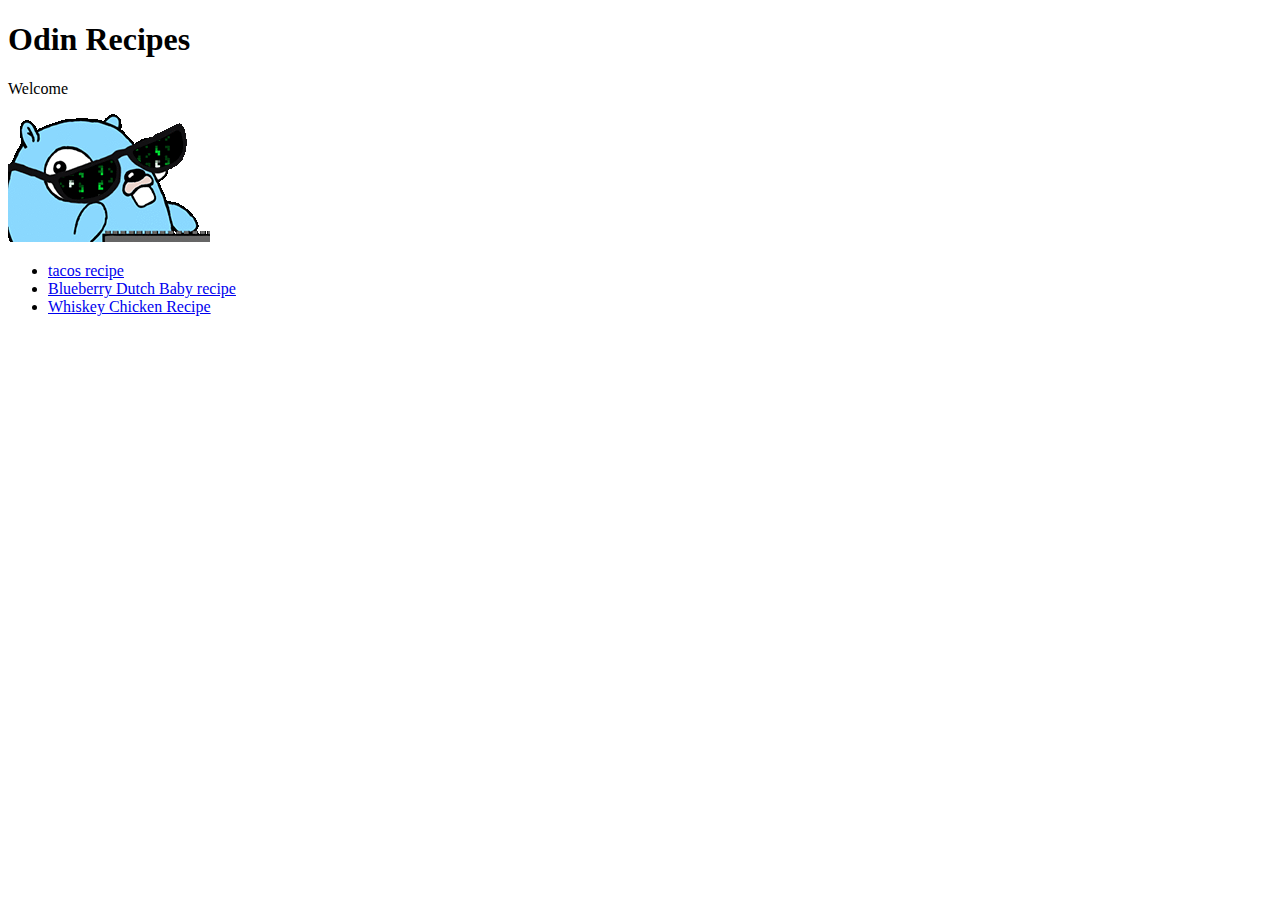
<file: index.html>
<!DOCTYPE html>
<html lang="en">
    <head>
        <meta charset="utf-8">
        <title> Odin Recipes</title>
    </head>

    <body>
        <h1> Odin Recipes</h1>
        <p> Welcome </p>
        <img src="./images/hacker.gif">
        <ul>
        <li><a href="recipes/tacos.html"> tacos recipe</a></li>
        <li><a href="recipes/blueberry-dutch-baby.html"> Blueberry Dutch Baby recipe</a></li>
        <li><a href="recipes/whiskey-chicken.html"> Whiskey Chicken Recipe</a>
        </ul>
    </body>
</html>
</file>
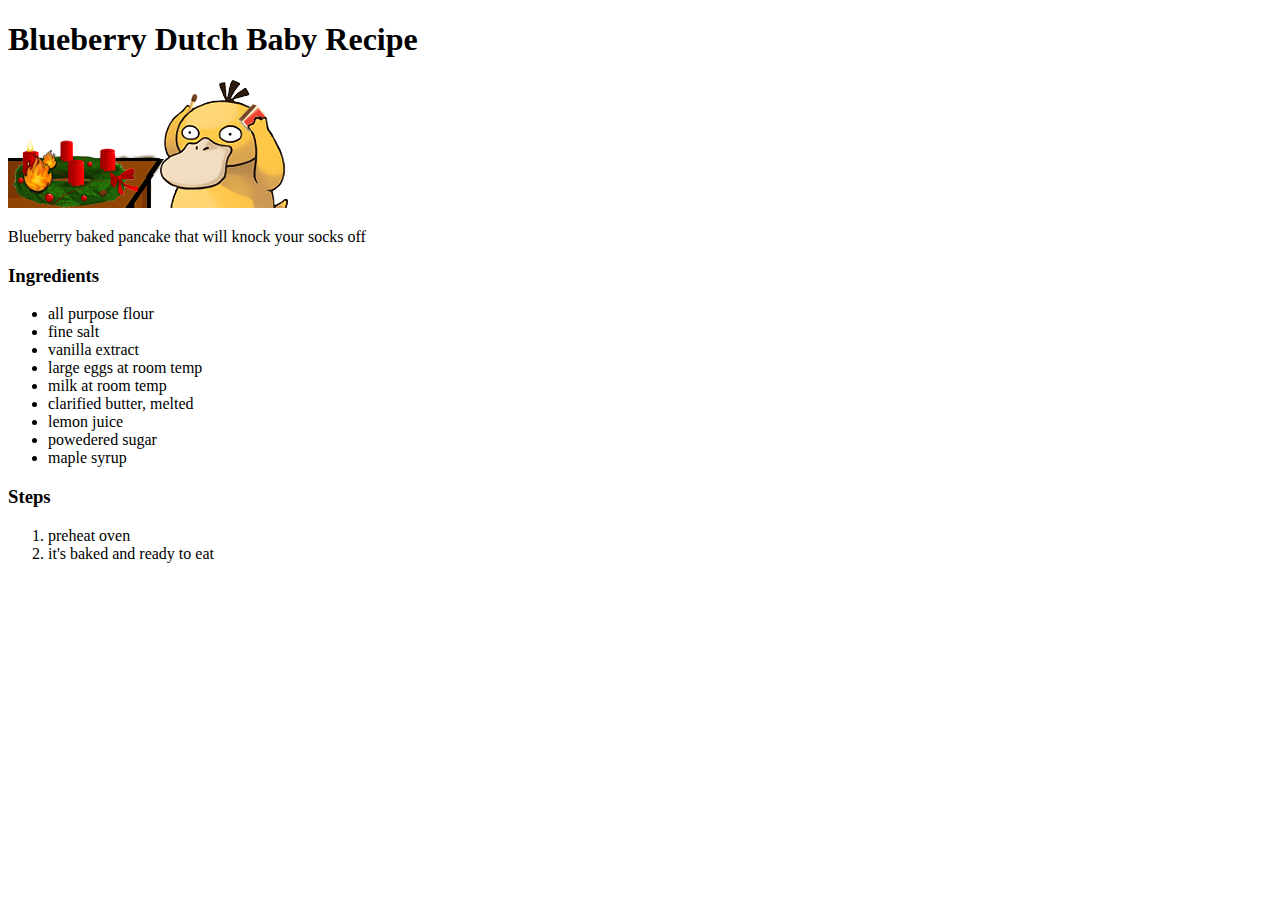
<file: recipes/blueberry-dutch-baby.html>
<!DOCTYPE html>

<html lang="en">
    <head>
    <meta charset="utf-8">
    <title>Blueberry Dutch Baby Recipe</title>
    </head>
    
    <body>
        <h1>Blueberry Dutch Baby Recipe</h1>
        <img src="../images/NotLikeThis.png" alt="psyduck with his hands on his head at a christmas themed table">
        <p>Blueberry baked pancake that will knock your socks off</p>
        <p><h3>Ingredients</h3></p>
        <p><ul>
            <li>all purpose flour</li>
            <li>fine salt</li>
            <li>vanilla extract</li>
            <li>large eggs at room temp</li>
            <li>milk at room temp</li>
            <li>clarified butter, melted</li>
            <li>lemon juice</li>
            <li>powedered sugar</li>
            <li>maple syrup</li>
        </ul></p>
        <p><h3>Steps</h3></p>
        <p><ol>
            <li>preheat oven</li>
            <li>it's baked and ready to eat</li>
        </ol></p>

    </body>

</html>
</file>
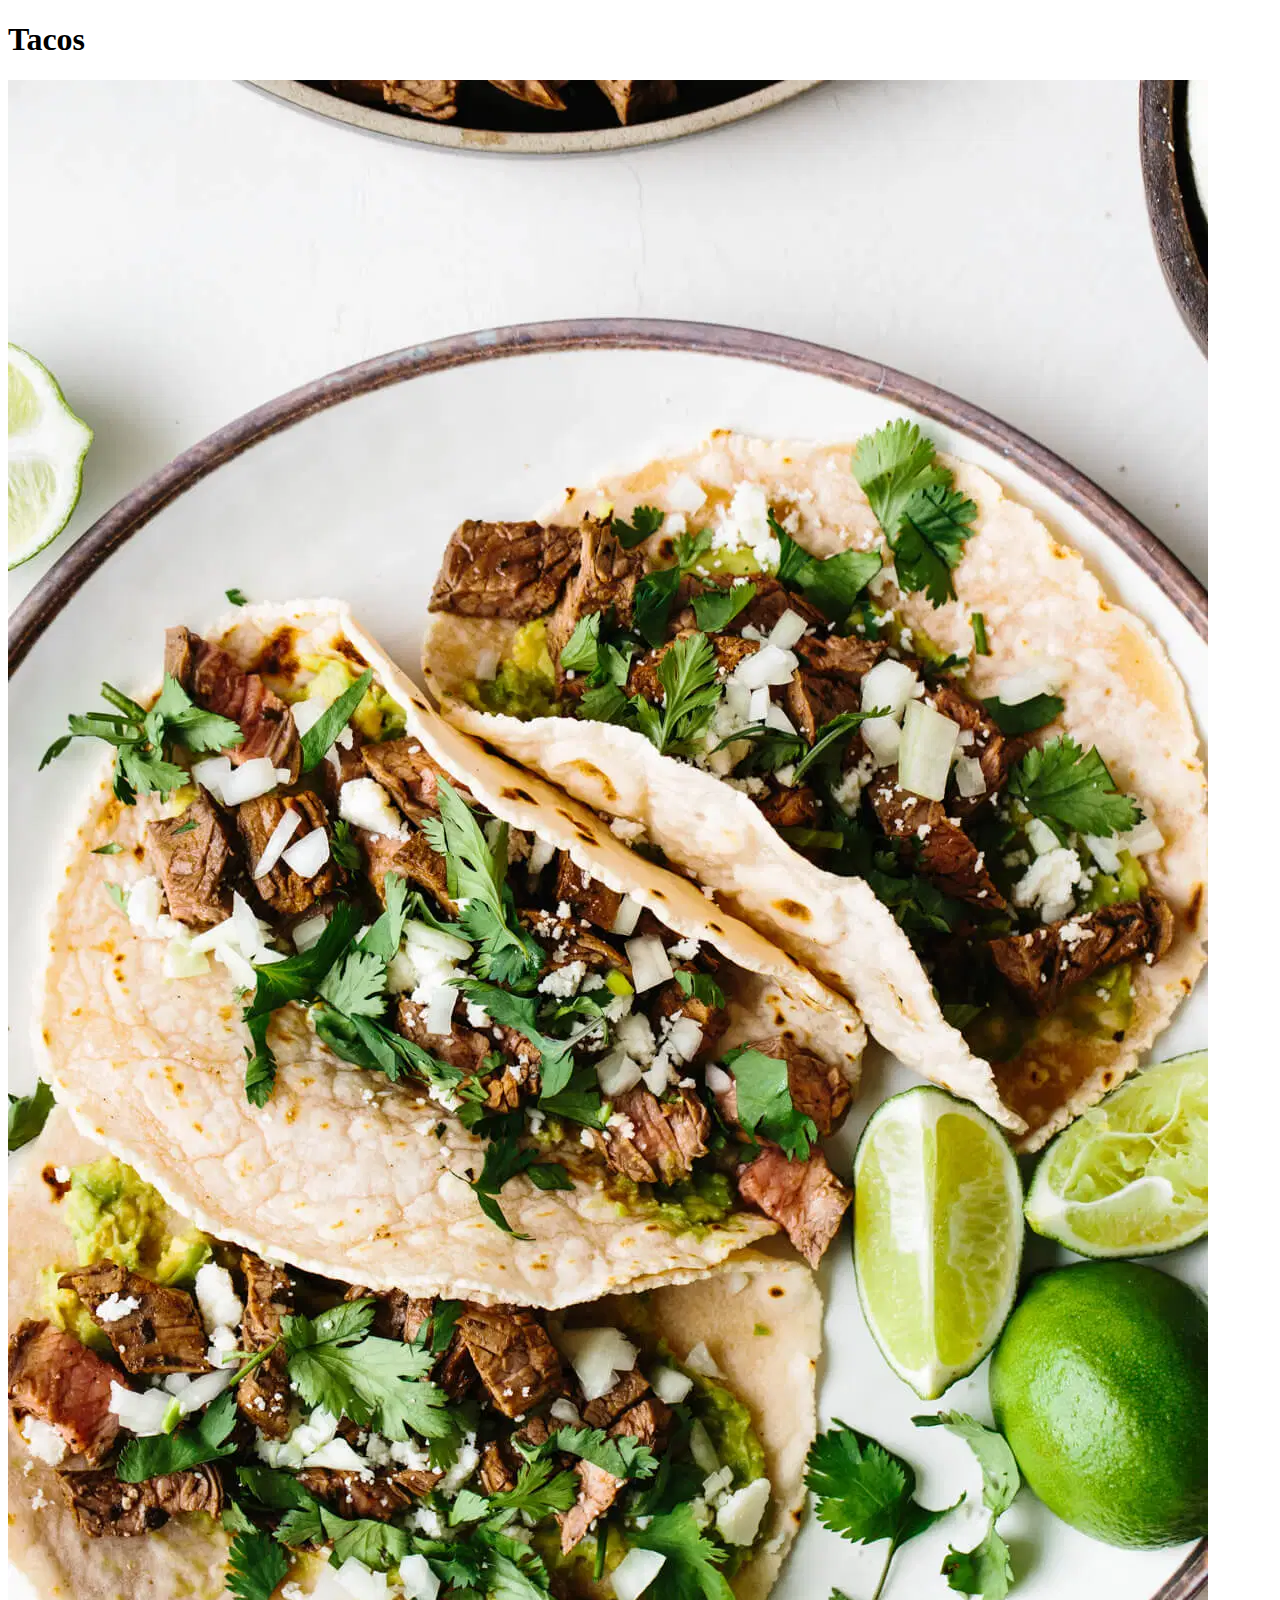
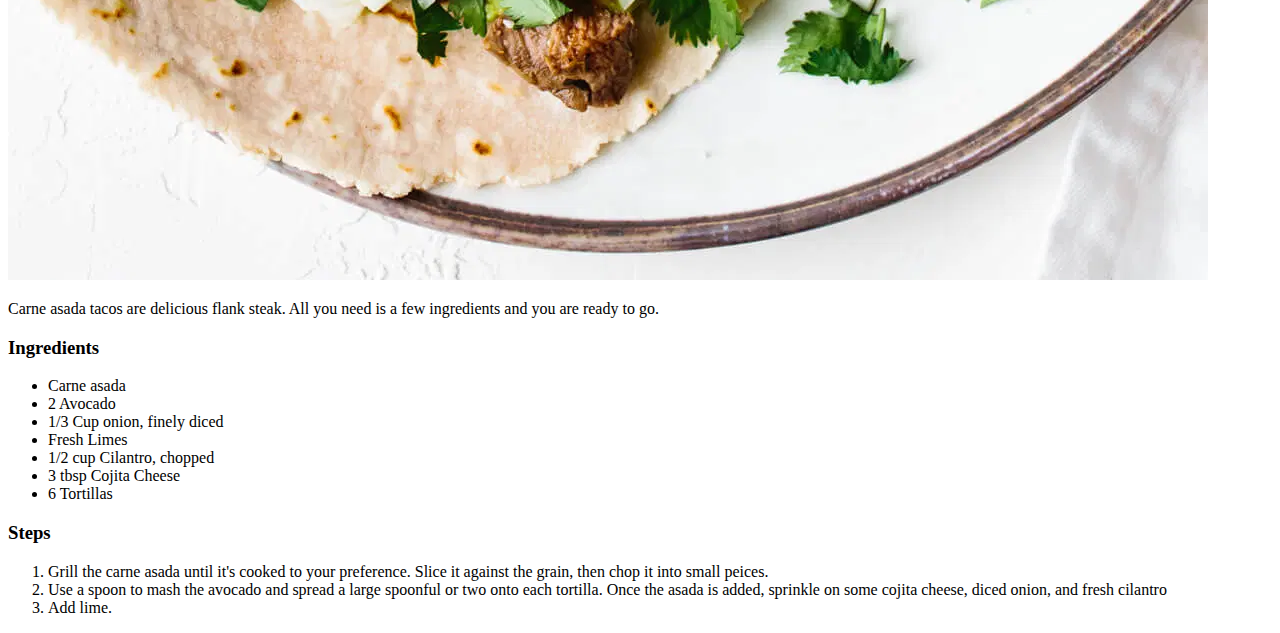
<file: recipes/tacos.html>
<!DOCTYPE html>

<html lang="en">
    <head>
        <meta charset="utf-8">
        <title>Recipe for tacos</title>
    </head>

    <body>
        <h1>Tacos</h1>
        <img src="../images/tacos.jpg" alt="two tacos on a plate with toppings of onion, cilantro, cheese,limon, and guacamole">
        <p>Carne asada tacos are delicious flank steak. All you need is a few ingredients and you are ready to go.</p>
        <h3> Ingredients</h3>
        <p><ul>
            <li>Carne asada</li>
            <li>2 Avocado</li>
            <li>1/3 Cup onion, finely diced</li>
            <li>Fresh Limes</li>
            <li>1/2 cup Cilantro, chopped</li>
            <li>3 tbsp Cojita Cheese</li>
            <li>6 Tortillas</li>
        </ul></p>
        <h3>Steps</h3>
        <p><ol>
            <li>Grill the carne asada until it's cooked to your preference. Slice it against the grain, then chop it into small peices.</li>
            <li>Use a spoon to mash the avocado and spread a large spoonful or two onto each tortilla. Once the asada is added, sprinkle on some cojita cheese, diced onion, and fresh cilantro</li>
            <li>Add lime.</li>
        </ol></p>
    </body>
</html>
</file>
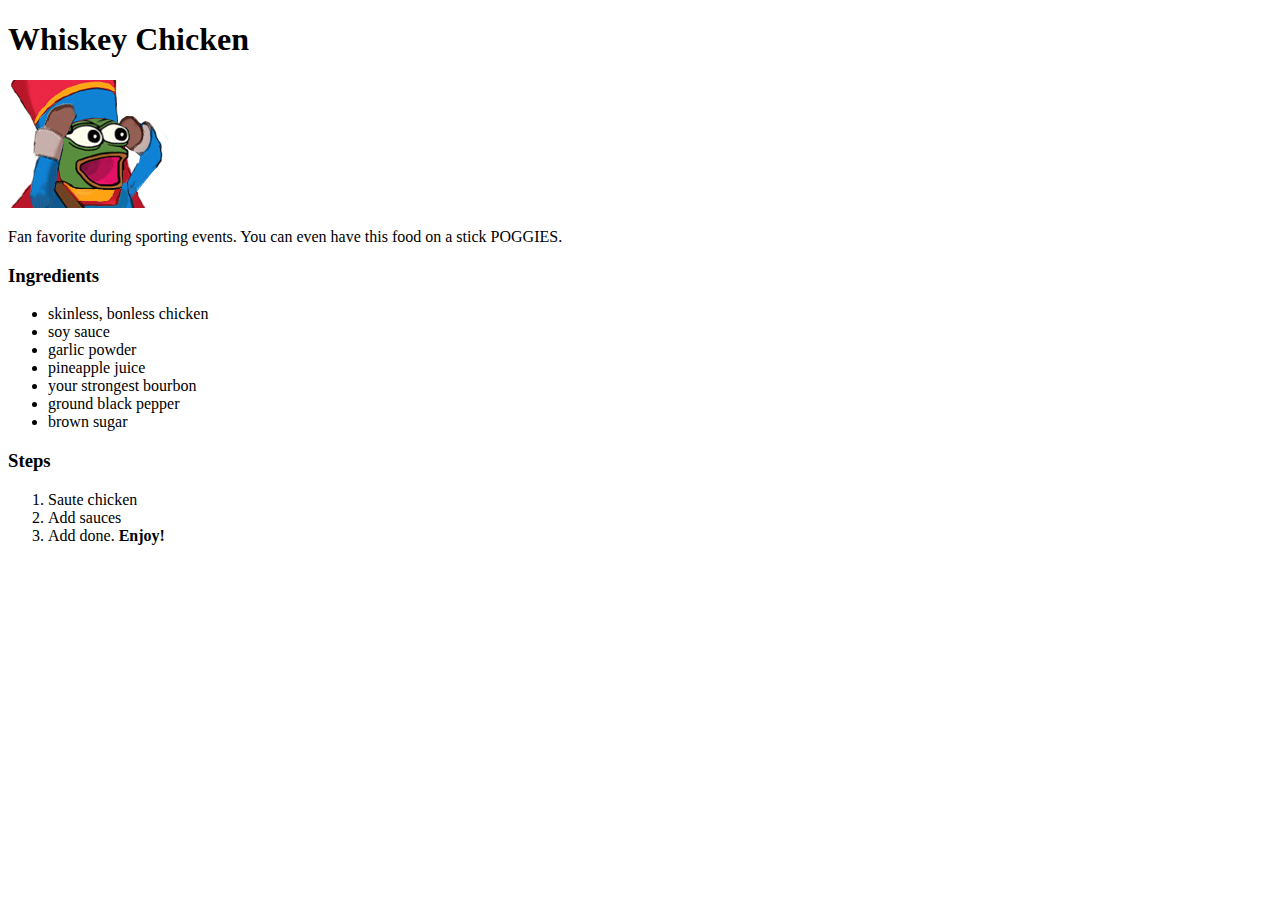
<file: recipes/whiskey-chicken.html>
<!DOCTYPE html>
<html lang="en">
    <head>
        <meta charset="utf-8">
        <title>Learn how to make Whiskey Chicken. QUICK AND EASY!</title>
    </head>

    <body>
        <h1>Whiskey Chicken</h1>
        <img src="../images/POGGIES.png" alt="excited young from with christmas hat on">
        <p>Fan favorite during sporting events. You can even have this food on a stick POGGIES.</p>
        
        <p><h3>Ingredients</h3></p>
        <p><ul>
            <li>skinless, bonless chicken</li>
            <li>soy sauce</li>
            <li>garlic powder</li>
            <li>pineapple juice</li>
            <li>your strongest bourbon</li>
            <li>ground black pepper</li>
            <li>brown sugar</li>
        </ul></p>
        
        <p><h3>Steps</h3></p>
        <p><ol>
            <li>Saute chicken</li>
            <li>Add sauces</li>
            <li>Add done. <strong>Enjoy!</strong></li>
        </ol></p>
    </body>
</html>
</file>
